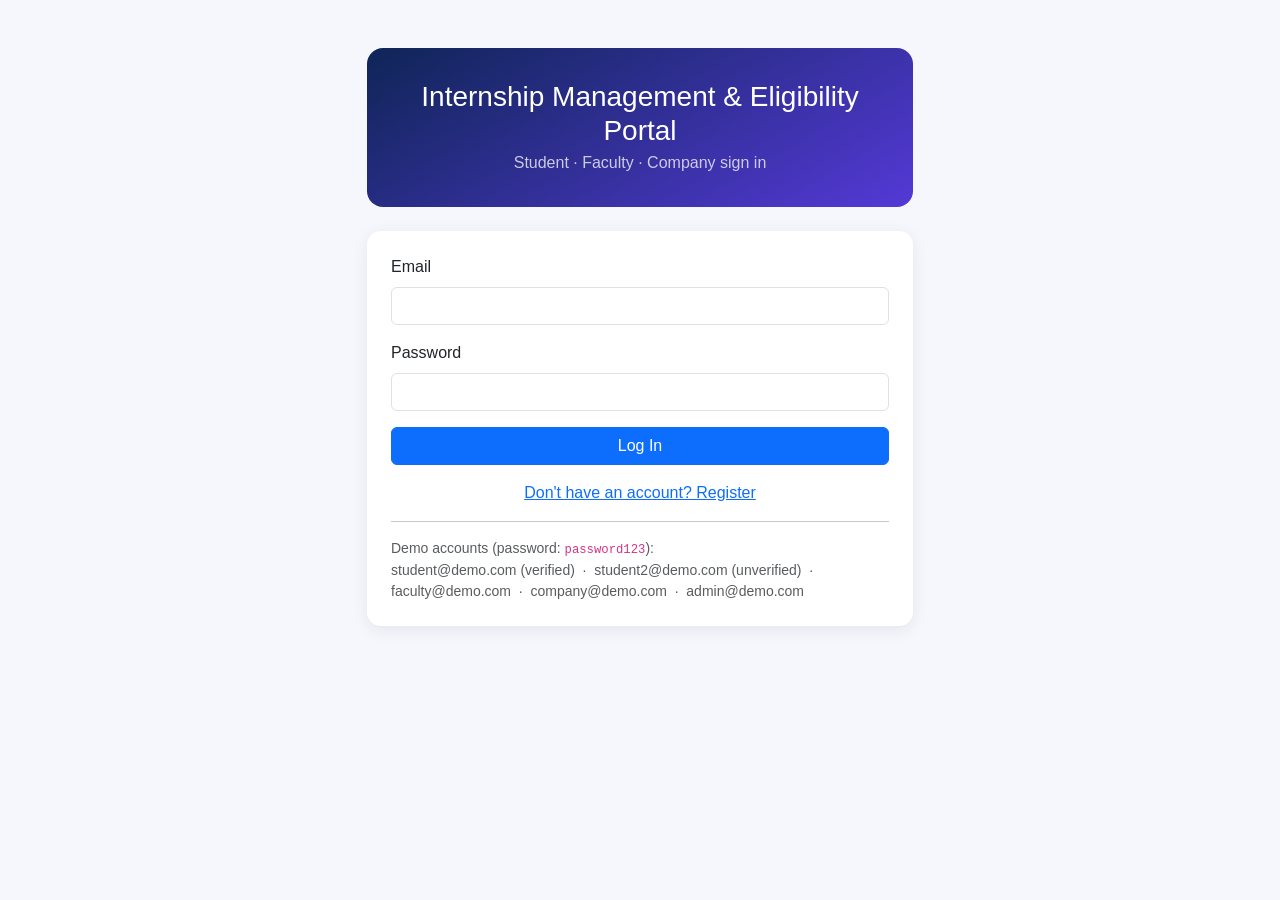
<file: internship-eligibility-portal/src/main/resources/static/index.html>
<!DOCTYPE html>
<html lang="en">
<head>
<meta charset="UTF-8" />
<title>Internship &amp; Eligibility Portal — Login</title>
<meta name="viewport" content="width=device-width, initial-scale=1" />
<link href="https://cdn.jsdelivr.net/npm/bootstrap@5.3.3/dist/css/bootstrap.min.css" rel="stylesheet">
<link href="css/style.css" rel="stylesheet">
</head>
<body>
<div class="container py-5">
  <div class="row justify-content-center">
    <div class="col-md-8 col-lg-6">
      <div class="hero-auth text-center mb-4">
        <h3 class="mb-1">Internship Management &amp; Eligibility Portal</h3>
        <p class="mb-0 opacity-75">Student · Faculty · Company sign in</p>
      </div>
      <div class="card card-portal p-4">
        <div id="alert" class="alert d-none"></div>
        <form id="loginForm">
          <div class="mb-3">
            <label class="form-label">Email</label>
            <input type="email" class="form-control" id="email" required>
          </div>
          <div class="mb-3">
            <label class="form-label">Password</label>
            <input type="password" class="form-control" id="password" required>
          </div>
          <button type="submit" class="btn btn-primary w-100">Log In</button>
        </form>
        <p class="text-center mt-3 mb-0"><a href="register.html">Don't have an account? Register</a></p>
        <hr>
        <p class="small text-muted mb-0">Demo accounts (password: <code>password123</code>):<br>
          student@demo.com (verified) &nbsp;·&nbsp; student2@demo.com (unverified) &nbsp;·&nbsp; faculty@demo.com &nbsp;·&nbsp; company@demo.com &nbsp;·&nbsp; admin@demo.com</p>
      </div>
    </div>
  </div>
</div>

<script src="js/api.js"></script>
<script>
document.getElementById('loginForm').addEventListener('submit', async (e) => {
  e.preventDefault();
  try {
    const data = await api('/auth/login', 'POST', {
      email: document.getElementById('email').value,
      password: document.getElementById('password').value
    });
    localStorage.setItem('token', data.token);
    localStorage.setItem('role', data.role);
    localStorage.setItem('email', data.email);
    localStorage.setItem('profileId', data.profileId);

    if (data.role === 'STUDENT') window.location.href = 'student.html';
    else if (data.role === 'COMPANY') window.location.href = 'company.html';
    else if (data.role === 'FACULTY') window.location.href = 'faculty.html';
    else if (data.role === 'ADMIN') window.location.href = 'admin.html';
    else window.location.href = 'index.html';
  } catch (err) {
    showAlert('alert', err.message);
  }
});
</script>
</body>
</html>
</file>
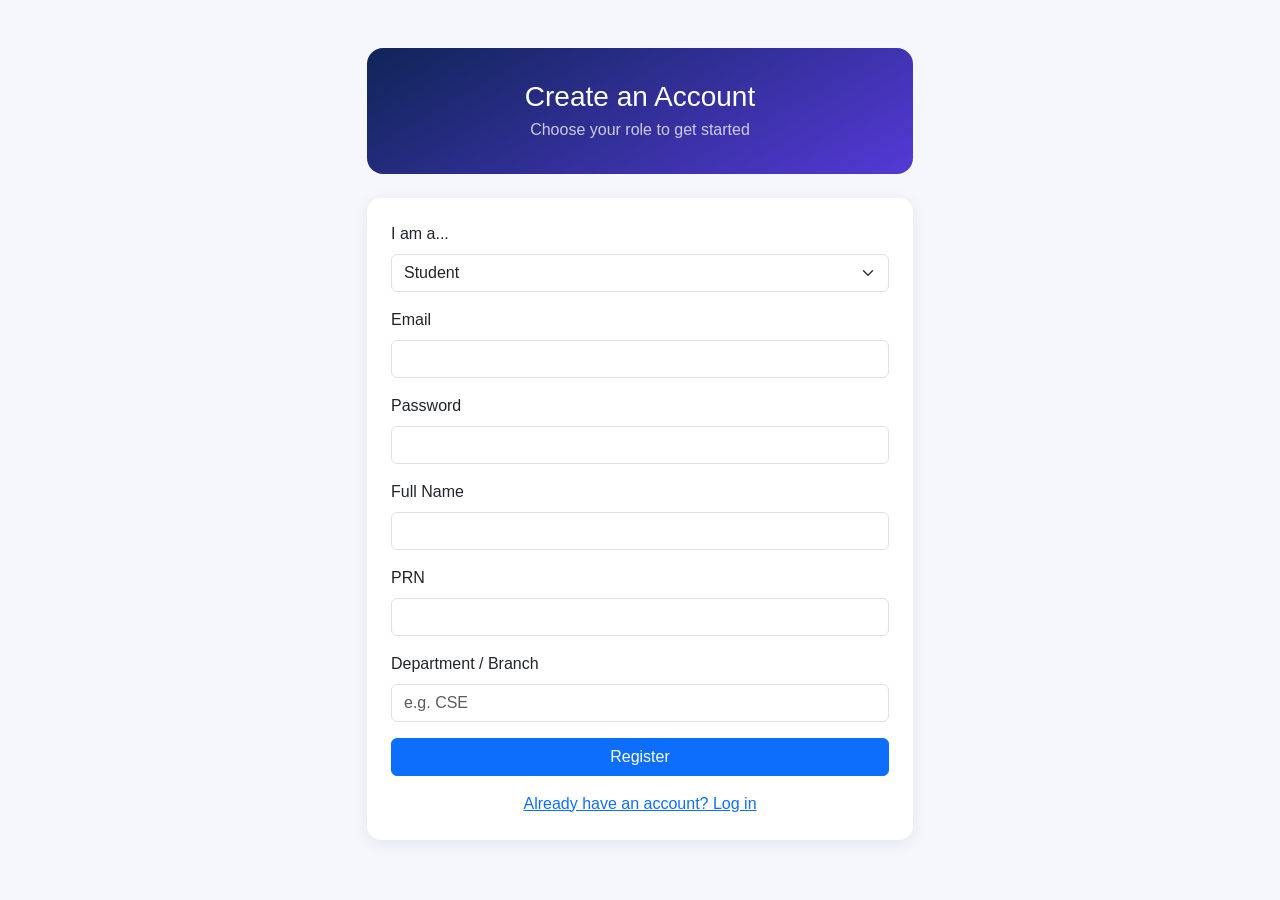
<file: internship-eligibility-portal/src/main/resources/static/register.html>
<!DOCTYPE html>
<html lang="en">
<head>
<meta charset="UTF-8" />
<title>Register — Internship &amp; Eligibility Portal</title>
<meta name="viewport" content="width=device-width, initial-scale=1" />
<link href="https://cdn.jsdelivr.net/npm/bootstrap@5.3.3/dist/css/bootstrap.min.css" rel="stylesheet">
<link href="css/style.css" rel="stylesheet">
</head>
<body>
<div class="container py-5">
  <div class="row justify-content-center">
    <div class="col-md-8 col-lg-6">
      <div class="hero-auth text-center mb-4">
        <h3 class="mb-1">Create an Account</h3>
        <p class="mb-0 opacity-75">Choose your role to get started</p>
      </div>
      <div class="card card-portal p-4">
        <div id="alert" class="alert d-none"></div>
        <form id="regForm">
          <div class="mb-3">
            <label class="form-label">I am a...</label>
            <select class="form-select" id="role" onchange="toggleFields()">
              <option value="STUDENT">Student</option>
              <option value="FACULTY">Faculty</option>
              <option value="COMPANY">Company</option>
            </select>
          </div>
          <div class="mb-3">
            <label class="form-label">Email</label>
            <input type="email" class="form-control" id="email" required>
          </div>
          <div class="mb-3">
            <label class="form-label">Password</label>
            <input type="password" class="form-control" id="password" required>
          </div>

          <div id="studentFields">
            <div class="mb-3"><label class="form-label">Full Name</label><input class="form-control" id="name"></div>
            <div class="mb-3"><label class="form-label">PRN</label><input class="form-control" id="prn"></div>
            <div class="mb-3"><label class="form-label">Department / Branch</label><input class="form-control" id="department" placeholder="e.g. CSE"></div>
          </div>

          <div id="facultyFields" class="d-none">
            <div class="mb-3"><label class="form-label">Full Name</label><input class="form-control" id="facultyName"></div>
            <div class="mb-3"><label class="form-label">Department</label><input class="form-control" id="facultyDepartment"></div>
          </div>

          <div id="companyFields" class="d-none">
            <div class="mb-3"><label class="form-label">Company Name</label><input class="form-control" id="companyName"></div>
            <div class="mb-3"><label class="form-label">Industry</label><input class="form-control" id="industry"></div>
          </div>

          <button type="submit" class="btn btn-primary w-100">Register</button>
        </form>
        <p class="text-center mt-3 mb-0"><a href="index.html">Already have an account? Log in</a></p>
      </div>
    </div>
  </div>
</div>

<script src="js/api.js"></script>
<script>
function toggleFields() {
  const role = document.getElementById('role').value;
  document.getElementById('studentFields').classList.toggle('d-none', role !== 'STUDENT');
  document.getElementById('facultyFields').classList.toggle('d-none', role !== 'FACULTY');
  document.getElementById('companyFields').classList.toggle('d-none', role !== 'COMPANY');
}

document.getElementById('regForm').addEventListener('submit', async (e) => {
  e.preventDefault();
  const role = document.getElementById('role').value;
  const payload = {
    email: document.getElementById('email').value,
    password: document.getElementById('password').value,
    role: role
  };
  if (role === 'STUDENT') {
    payload.name = document.getElementById('name').value;
    payload.prn = document.getElementById('prn').value;
    payload.department = document.getElementById('department').value;
  } else if (role === 'FACULTY') {
    payload.name = document.getElementById('facultyName').value;
    payload.facultyDepartment = document.getElementById('facultyDepartment').value;
  } else if (role === 'COMPANY') {
    payload.companyName = document.getElementById('companyName').value;
    payload.industry = document.getElementById('industry').value;
  }

  try {
    const data = await api('/auth/register', 'POST', payload);
    localStorage.setItem('token', data.token);
    localStorage.setItem('role', data.role);
    localStorage.setItem('email', data.email);
    localStorage.setItem('profileId', data.profileId);

    if (data.role === 'STUDENT') window.location.href = 'student.html';
    else if (data.role === 'COMPANY') window.location.href = 'company.html';
    else window.location.href = 'faculty.html';
  } catch (err) {
    showAlert('alert', err.message);
  }
});
</script>
</body>
</html>
</file>
<file: internship-eligibility-portal/src/main/resources/static/css/style.css>
:root {
  --navy: #0F2557;
  --indigo: #5439D6;
  --blue: #2D6CDF;
}

body {
  background: #F5F7FC;
  font-family: 'Segoe UI', Roboto, Arial, sans-serif;
}

.navbar-portal {
  background: linear-gradient(100deg, var(--navy), var(--indigo));
}

.navbar-portal .navbar-brand,
.navbar-portal .nav-link,
.navbar-portal span {
  color: #fff !important;
}

.card-portal {
  border: none;
  border-radius: 14px;
  box-shadow: 0 4px 16px rgba(15, 37, 87, 0.08);
}

.badge-eligible { background: #188A5E; }
.badge-ineligible { background: #C4432B; }

.status-pill {
  display: inline-block;
  padding: 3px 10px;
  border-radius: 999px;
  font-size: 12px;
  font-weight: 600;
  background: #EFECFC;
  color: var(--indigo);
}

.hero-auth {
  background: linear-gradient(150deg, var(--navy), var(--indigo));
  color: #fff;
  border-radius: 16px;
  padding: 32px;
}
</file>
